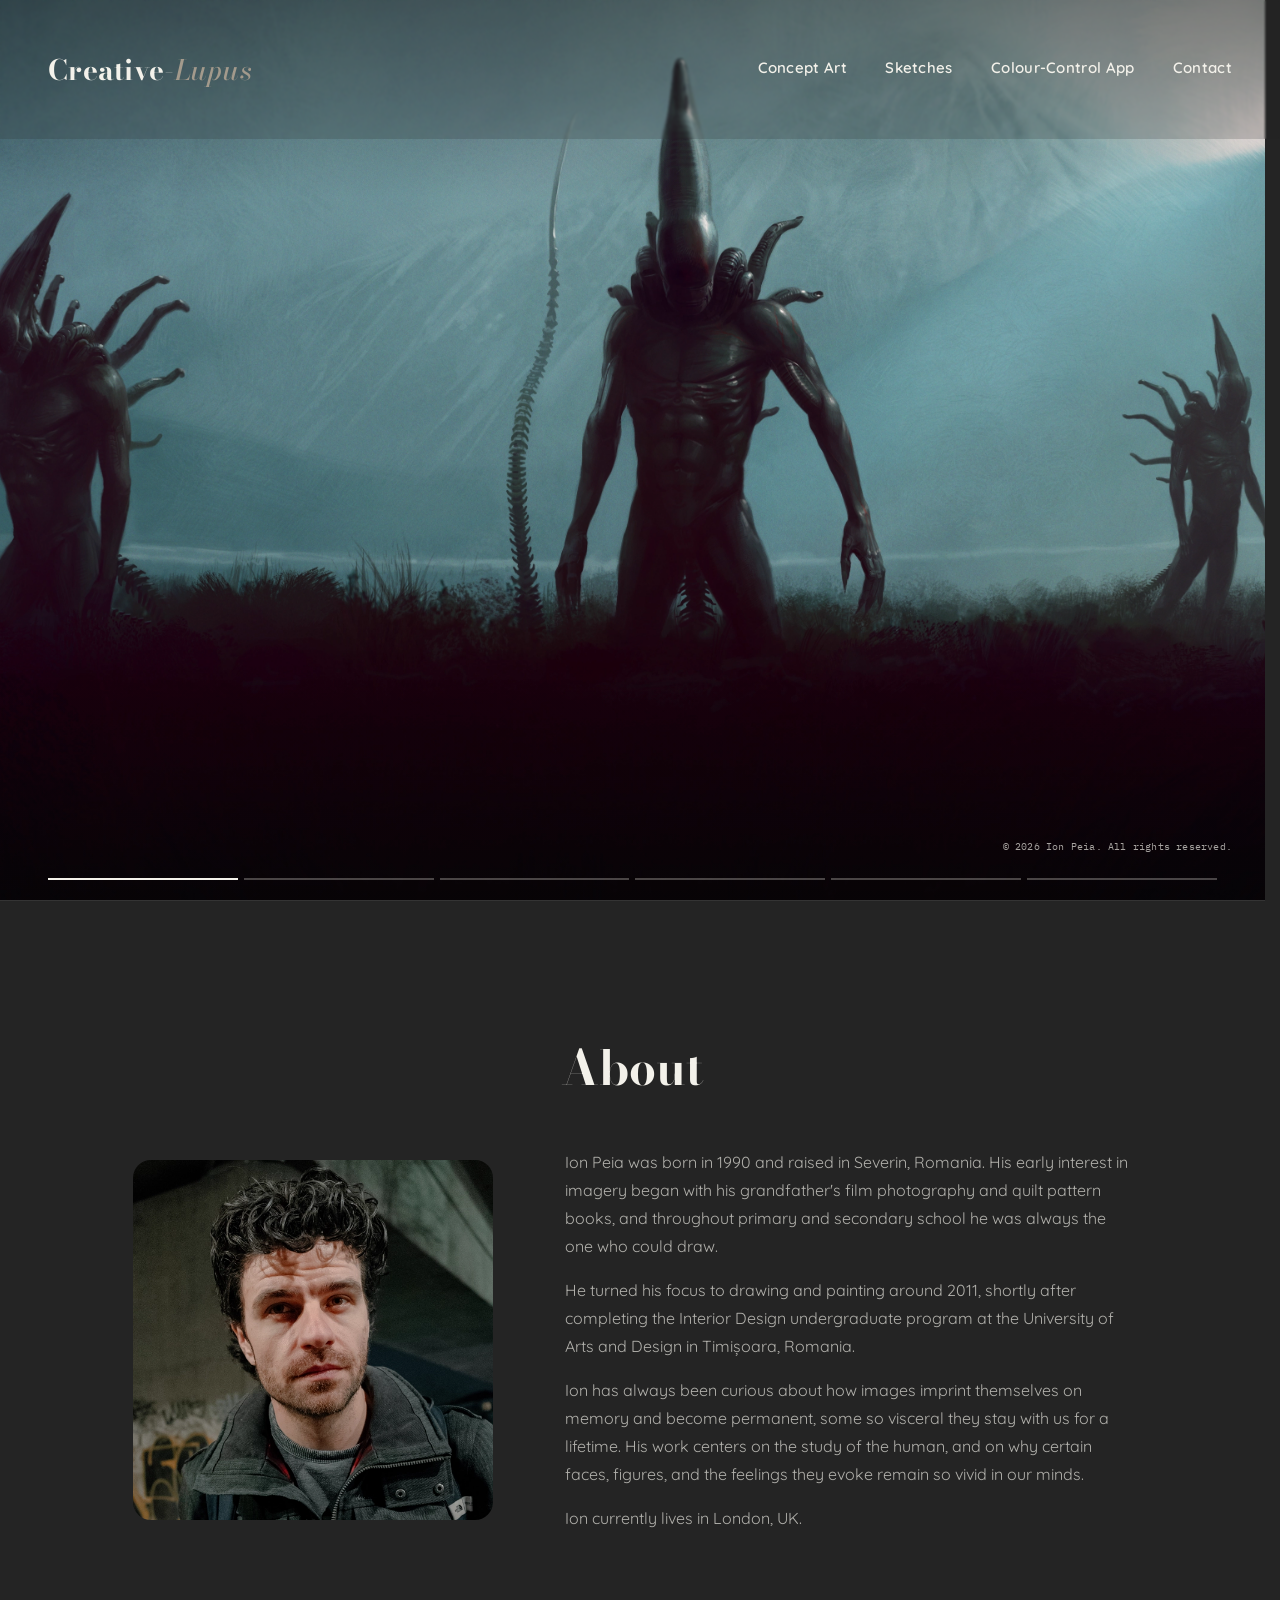
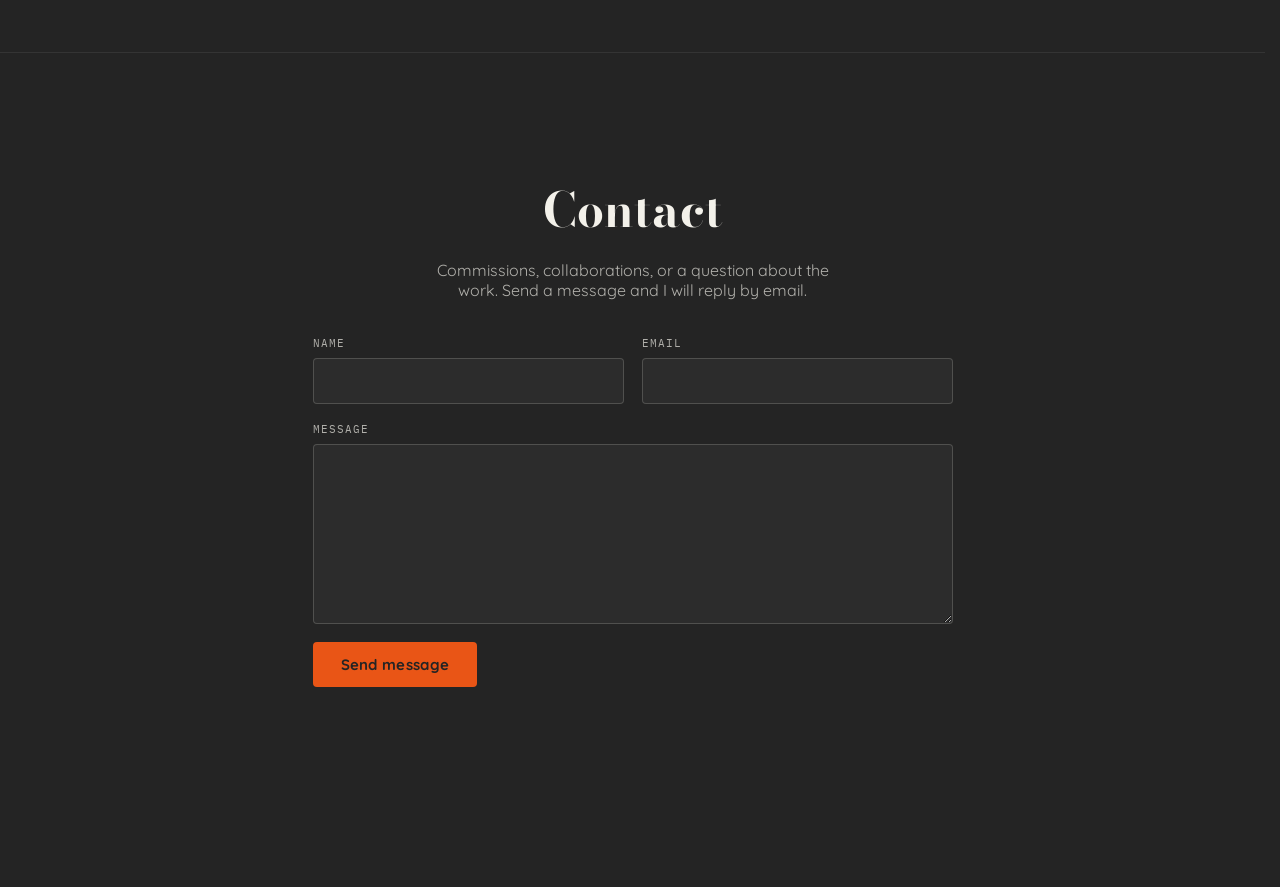
<file: index.html>
<!DOCTYPE html>
<html lang="en">
<head>
<meta charset="UTF-8">
<meta name="viewport" content="width=device-width, initial-scale=1.0">
<title>Ion Peia — Character Design / Motion Design / Art Direction</title>
<link rel="preconnect" href="https://fonts.googleapis.com">
<link rel="preconnect" href="https://fonts.gstatic.com" crossorigin>
<link href="https://fonts.googleapis.com/css2?family=Bodoni+Moda:ital,wght@0,600..800;1,600..800&family=Quicksand:wght@400;500;600;700&family=IBM+Plex+Mono:wght@400;500&display=swap" rel="stylesheet">
<link rel="stylesheet" href="style.css">
</head>
<body>

  <!-- ================= HEADER ================= -->
  <header class="site-header">
    <a href="index.html" class="logo">Creative-<span class="logo__accent">Lupus</span></a>

    <button class="nav-toggle" id="navToggle" aria-label="Toggle navigation" aria-expanded="false">
      <span></span><span></span><span></span>
    </button>

    <nav class="site-nav" id="siteNav">
      <a href="concept-art.html">Concept Art</a>
      <a href="sketches.html">Sketches</a>
      <a href="colour-control.html">Colour-Control App</a>
      <a href="#about">Contact</a>
    </nav>
  </header>

  <!-- ================= SLIDESHOW ================= -->
  <section class="slideshow" id="slideshow" aria-label="Featured work slideshow">
    <!-- Slides are injected by script.js from the ASSET_LIST array.
         Drop any number of images into /assets and list their filenames
         in script.js — the loop is fully automatic. -->
    <div class="slideshow__progress" id="slideProgress" aria-hidden="true"></div>
  </section>

  <!-- ================= ABOUT ================= -->
  <section class="about-section" id="about">
    <h2>About</h2>
    <div class="about-layout">
      <img class="about-photo" src="assets/about.webp" width="1200" height="1200" alt="Portrait of the artist">
      <div class="about-bio">
        <p>Ion Peia was born in 1990 and raised in Severin, Romania. His early interest in imagery began with his grandfather's film photography and quilt pattern books, and throughout primary and secondary school he was always the one who could draw.</p>
        <p>He turned his focus to drawing and painting around 2011, shortly after completing the Interior Design undergraduate program at the University of Arts and Design in Timișoara, Romania.</p>
        <p>Ion has always been curious about how images imprint themselves on memory and become permanent, some so visceral they stay with us for a lifetime. His work centers on the study of the human, and on why certain faces, figures, and the feelings they evoke remain so vivid in our minds.</p>
        <p>Ion currently lives in London, UK.</p>
      </div>
    </div>
  </section>

  <!-- ================= CONTACT ================= -->
  <section class="contact-section" id="contact">
    <h2>Contact</h2>
    <p>Commissions, collaborations, or a question about the work. Send a message and I will reply by email.</p>

    <form class="contact-form" id="contactForm">
      <div class="contact-form__row">
        <div class="contact-field">
          <label for="contactName">Name</label>
          <input id="contactName" name="name" type="text" autocomplete="name" required>
        </div>
        <div class="contact-field">
          <label for="contactEmail">Email</label>
          <input id="contactEmail" name="email" type="email" autocomplete="email" required>
        </div>
      </div>

      <div class="contact-field">
        <label for="contactMessage">Message</label>
        <textarea id="contactMessage" name="message" rows="6" required></textarea>
      </div>

      <!-- Spam trap: hidden from people, bots tend to fill it in -->
      <input class="contact-form__honey" type="text" name="_honey" tabindex="-1" autocomplete="off" aria-hidden="true">

      <div class="contact-form__actions">
        <button type="submit" class="contact-form__submit">Send message</button>
        <div class="contact-form__status" id="contactStatus" role="status" aria-live="polite"></div>
      </div>
    </form>
  </section>

  <!-- ================= FOOTER ================= -->
  <footer class="site-footer">
    <ul class="social-links">
      <!-- Edit these href values to point to your accounts -->
      <li>
        <a href="https://www.instagram.com/yourhandle" target="_blank" rel="noopener noreferrer" aria-label="Instagram">
          <svg viewBox="0 0 24 24" fill="none" stroke="currentColor" stroke-width="1.4"><rect x="2.5" y="2.5" width="19" height="19" rx="5"/><circle cx="12" cy="12" r="4.6"/><circle cx="17.2" cy="6.8" r="1.1" fill="currentColor" stroke="none"/></svg>
        </a>
      </li>
      <li>
        <a href="https://twitter.com/yourhandle" target="_blank" rel="noopener noreferrer" aria-label="X / Twitter">
          <svg viewBox="0 0 24 24" fill="currentColor"><path d="M18.9 2H22l-7.6 8.7L23.3 22h-7.1l-5.6-7.3L4.2 22H1l8.1-9.3L.9 2H8.2l5.1 6.7L18.9 2Zm-1.2 18h1.7L6.4 4h-1.8l13.1 16Z"/></svg>
        </a>
      </li>
      <li>
        <a href="https://www.behance.net/yourhandle" target="_blank" rel="noopener noreferrer" aria-label="Behance">
          <svg viewBox="0 0 24 24" fill="none" stroke="currentColor" stroke-width="1.4"><path d="M2 6.5h6.4a3 3 0 0 1 0 6H2z"/><path d="M2 12.5h7a3.2 3.2 0 0 1 0 6.5H2z"/><path d="M15 12.8c0-2.3 1.8-4 4-4s4 1.6 4.2 4.2H14.9c0 2.4 1.6 4 3.9 4 1.4 0 2.5-.6 3.2-1.6"/><path d="M16 6.2h5.4"/></svg>
        </a>
      </li>
      <li>
        <a href="https://www.linkedin.com/in/yourhandle" target="_blank" rel="noopener noreferrer" aria-label="LinkedIn">
          <svg viewBox="0 0 24 24" fill="none" stroke="currentColor" stroke-width="1.4"><rect x="2.5" y="2.5" width="19" height="19" rx="3"/><line x1="7" y1="10" x2="7" y2="17"/><circle cx="7" cy="6.8" r="0.9" fill="currentColor" stroke="none"/><path d="M11.5 17v-4.2c0-1.6 1-2.6 2.4-2.6 1.3 0 2.1 1 2.1 2.6V17"/></svg>
        </a>
      </li>
      <li>
        <a href="mailto:hello@ionpeia.com" aria-label="Email">
          <svg viewBox="0 0 24 24" fill="none" stroke="currentColor" stroke-width="1.4"><rect x="2.5" y="4.5" width="19" height="15" rx="2.5"/><path d="M3.5 6 12 13l8.5-7"/></svg>
        </a>
      </li>
    </ul>

    <p class="copyright">&copy; <span id="year"></span> Ion Peia. All rights reserved.</p>
  </footer>

<script src="script.js"></script>
</body>
</html>
</file>
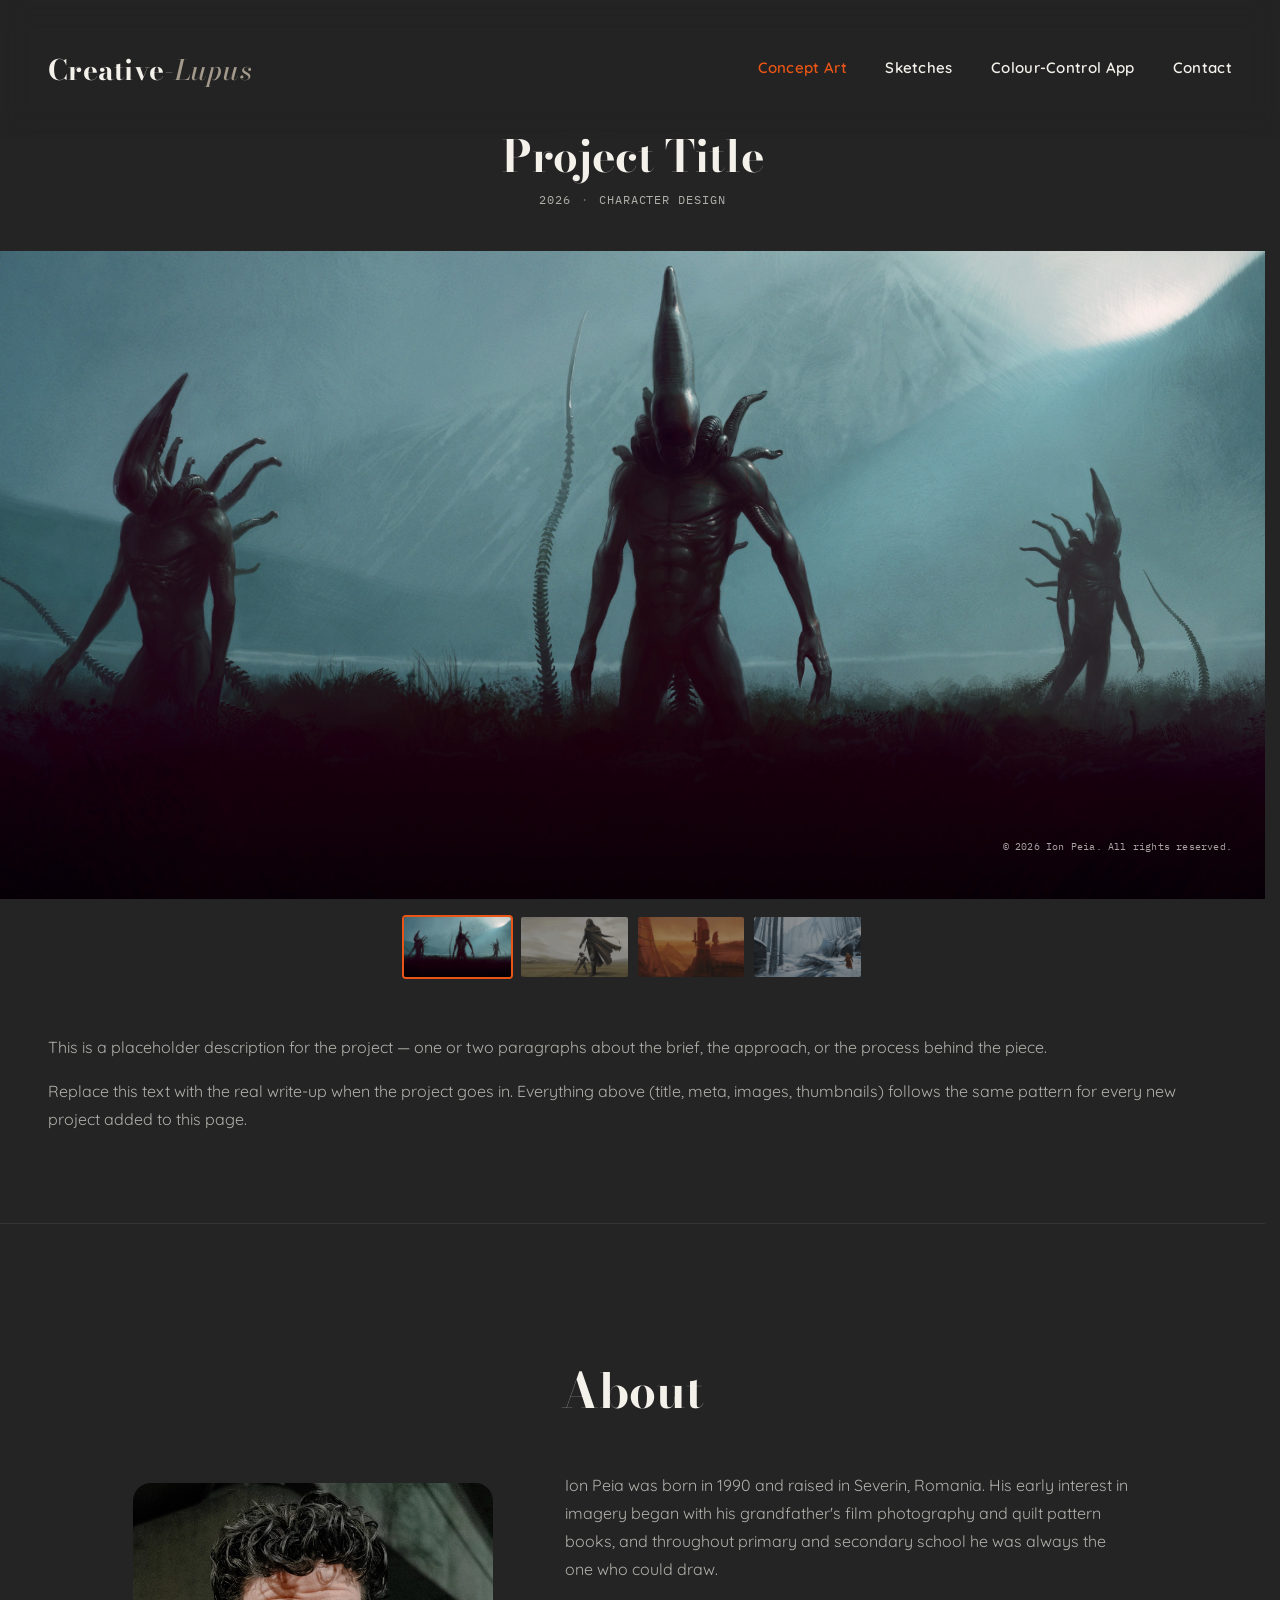
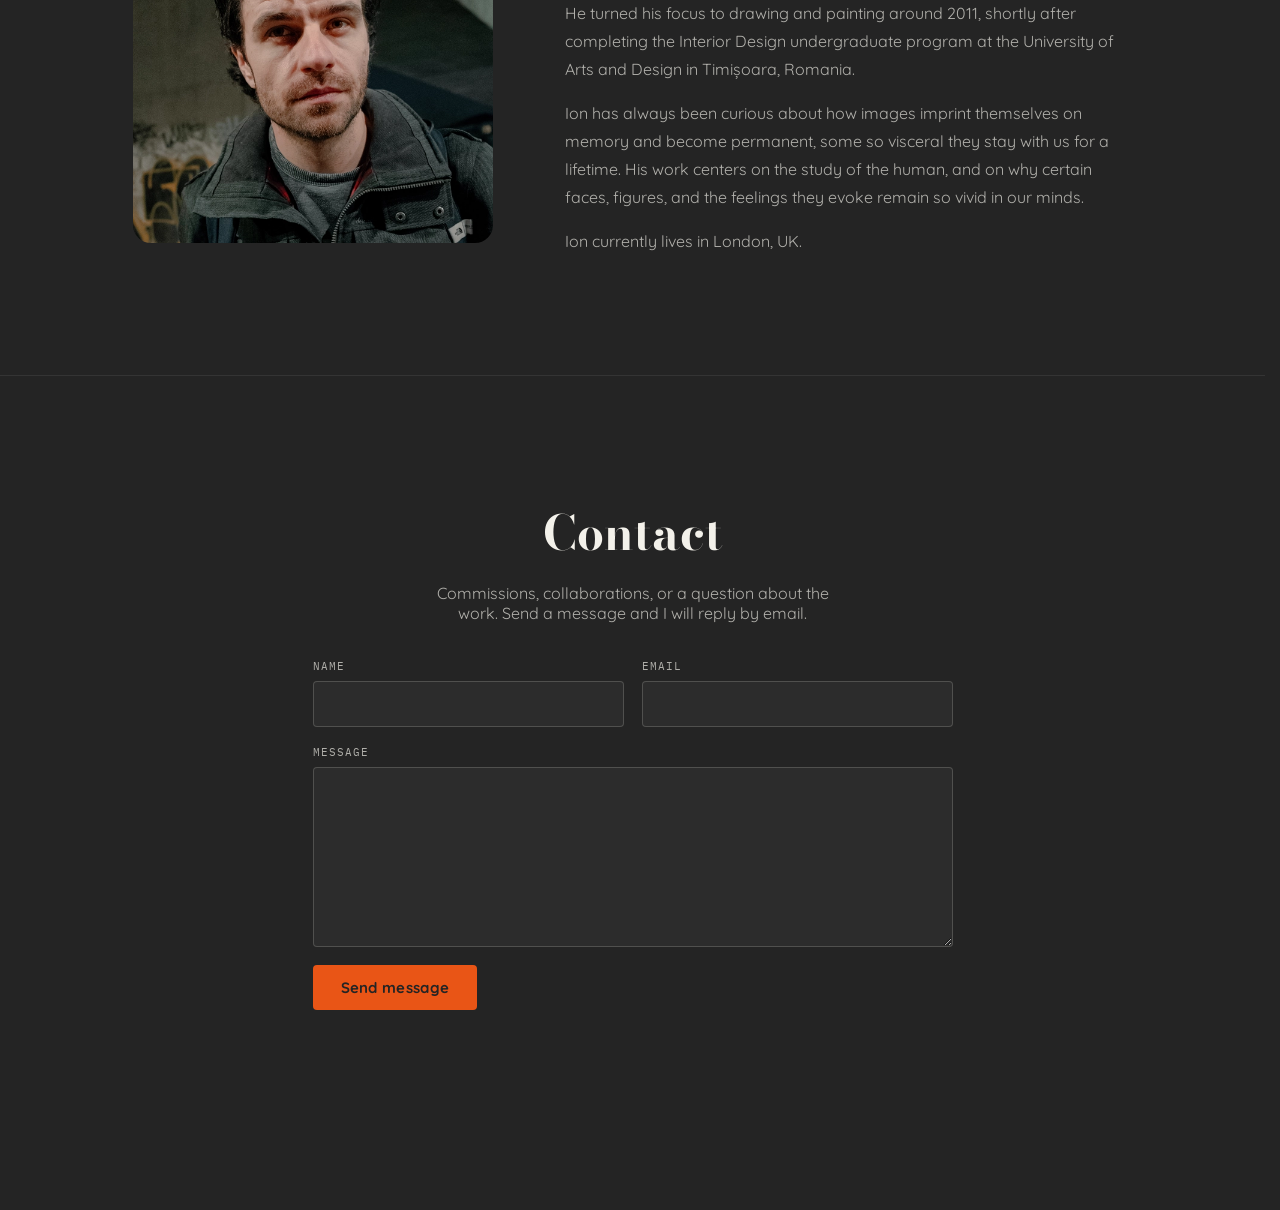
<file: concept-art.html>
<!DOCTYPE html>
<html lang="en">
<head>
<meta charset="UTF-8">
<meta name="viewport" content="width=device-width, initial-scale=1.0">
<title>Concept Art — Ion Peia</title>
<link rel="preconnect" href="https://fonts.googleapis.com">
<link rel="preconnect" href="https://fonts.gstatic.com" crossorigin>
<link href="https://fonts.googleapis.com/css2?family=Bodoni+Moda:ital,wght@0,600..800;1,600..800&family=Quicksand:wght@400;500;600;700&family=IBM+Plex+Mono:wght@400;500&display=swap" rel="stylesheet">
<link rel="stylesheet" href="style.css">
</head>
<body>

  <!-- ================= HEADER ================= -->
  <header class="site-header">
    <a href="index.html" class="logo">Creative-<span class="logo__accent">Lupus</span></a>

    <button class="nav-toggle" id="navToggle" aria-label="Toggle navigation" aria-expanded="false">
      <span></span><span></span><span></span>
    </button>

    <nav class="site-nav" id="siteNav">
      <a href="concept-art.html" aria-current="page">Concept Art</a>
      <a href="sketches.html">Sketches</a>
      <a href="colour-control.html">Colour-Control App</a>
      <a href="#about">Contact</a>
    </nav>
  </header>

  <!-- =================================================================
       PROJECT SECTION — reusable template
       Duplicate this entire <section class="project">...</section>
       block for each new project, then swap in:
         - project__title text
         - the two project__meta spans (Year / Type)
         - the .project-slide images (main slideshow)
         - the matching .project-thumb images (must be in the same
           order, one thumb per slide — index 0 pairs with slide 0, etc.)
         - the project__description paragraph(s)
       Give the wrapping <section> and its data-project-slideshow a
       unique id/value per project if you want to deep-link to one.
       ================================================================= -->
  <section class="project" id="project-example">

    <div class="project__intro">
      <h2 class="project__title">Project Title</h2>
      <div class="project__meta">
        <span>2026</span>
        <span class="project__meta-divider">&middot;</span>
        <span>Character Design</span>
      </div>
    </div>

    <div class="project-slideshow" data-project-slideshow>
      <div class="project-slideshow__stage">
        <div class="project-slide is-active">
          <img src="assets/slide-1.webp" alt="Project artwork, image 1">
        </div>
        <div class="project-slide">
          <img src="assets/slide-2.webp" alt="Project artwork, image 2">
        </div>
        <div class="project-slide">
          <img src="assets/slide-3.webp" alt="Project artwork, image 3">
        </div>
        <div class="project-slide">
          <img src="assets/slide-4.webp" alt="Project artwork, image 4">
        </div>
      </div>

      <div class="project-slideshow__thumbs" role="tablist" aria-label="Project images">
        <button class="project-thumb is-active" aria-current="true" aria-label="View image 1">
          <img src="assets/slide-1.webp" alt="">
        </button>
        <button class="project-thumb" aria-current="false" aria-label="View image 2">
          <img src="assets/slide-2.webp" alt="">
        </button>
        <button class="project-thumb" aria-current="false" aria-label="View image 3">
          <img src="assets/slide-3.webp" alt="">
        </button>
        <button class="project-thumb" aria-current="false" aria-label="View image 4">
          <img src="assets/slide-4.webp" alt="">
        </button>
      </div>
    </div>

    <div class="project__description">
      <p>This is a placeholder description for the project — one or two paragraphs about the brief, the approach, or the process behind the piece.</p>
      <p>Replace this text with the real write-up when the project goes in. Everything above (title, meta, images, thumbnails) follows the same pattern for every new project added to this page.</p>
    </div>

  </section>

  <!-- ================= ABOUT ================= -->
  <section class="about-section" id="about">
    <h2>About</h2>
    <div class="about-layout">
      <img class="about-photo" src="assets/about.webp" width="1200" height="1200" alt="Portrait of the artist">
      <div class="about-bio">
        <p>Ion Peia was born in 1990 and raised in Severin, Romania. His early interest in imagery began with his grandfather's film photography and quilt pattern books, and throughout primary and secondary school he was always the one who could draw.</p>
        <p>He turned his focus to drawing and painting around 2011, shortly after completing the Interior Design undergraduate program at the University of Arts and Design in Timișoara, Romania.</p>
        <p>Ion has always been curious about how images imprint themselves on memory and become permanent, some so visceral they stay with us for a lifetime. His work centers on the study of the human, and on why certain faces, figures, and the feelings they evoke remain so vivid in our minds.</p>
        <p>Ion currently lives in London, UK.</p>
      </div>
    </div>
  </section>

  <!-- ================= CONTACT ================= -->
  <section class="contact-section" id="contact">
    <h2>Contact</h2>
    <p>Commissions, collaborations, or a question about the work. Send a message and I will reply by email.</p>

    <form class="contact-form" id="contactForm">
      <div class="contact-form__row">
        <div class="contact-field">
          <label for="contactName">Name</label>
          <input id="contactName" name="name" type="text" autocomplete="name" required>
        </div>
        <div class="contact-field">
          <label for="contactEmail">Email</label>
          <input id="contactEmail" name="email" type="email" autocomplete="email" required>
        </div>
      </div>

      <div class="contact-field">
        <label for="contactMessage">Message</label>
        <textarea id="contactMessage" name="message" rows="6" required></textarea>
      </div>

      <!-- Spam trap: hidden from people, bots tend to fill it in -->
      <input class="contact-form__honey" type="text" name="_honey" tabindex="-1" autocomplete="off" aria-hidden="true">

      <div class="contact-form__actions">
        <button type="submit" class="contact-form__submit">Send message</button>
        <div class="contact-form__status" id="contactStatus" role="status" aria-live="polite"></div>
      </div>
    </form>
  </section>

  <!-- ================= FOOTER ================= -->
  <footer class="site-footer">
    <ul class="social-links">
      <!-- Edit these href values to point to your accounts -->
      <li>
        <a href="https://www.instagram.com/yourhandle" target="_blank" rel="noopener noreferrer" aria-label="Instagram">
          <svg viewBox="0 0 24 24" fill="none" stroke="currentColor" stroke-width="1.4"><rect x="2.5" y="2.5" width="19" height="19" rx="5"/><circle cx="12" cy="12" r="4.6"/><circle cx="17.2" cy="6.8" r="1.1" fill="currentColor" stroke="none"/></svg>
        </a>
      </li>
      <li>
        <a href="https://twitter.com/yourhandle" target="_blank" rel="noopener noreferrer" aria-label="X / Twitter">
          <svg viewBox="0 0 24 24" fill="currentColor"><path d="M18.9 2H22l-7.6 8.7L23.3 22h-7.1l-5.6-7.3L4.2 22H1l8.1-9.3L.9 2H8.2l5.1 6.7L18.9 2Zm-1.2 18h1.7L6.4 4h-1.8l13.1 16Z"/></svg>
        </a>
      </li>
      <li>
        <a href="https://www.behance.net/yourhandle" target="_blank" rel="noopener noreferrer" aria-label="Behance">
          <svg viewBox="0 0 24 24" fill="none" stroke="currentColor" stroke-width="1.4"><path d="M2 6.5h6.4a3 3 0 0 1 0 6H2z"/><path d="M2 12.5h7a3.2 3.2 0 0 1 0 6.5H2z"/><path d="M15 12.8c0-2.3 1.8-4 4-4s4 1.6 4.2 4.2H14.9c0 2.4 1.6 4 3.9 4 1.4 0 2.5-.6 3.2-1.6"/><path d="M16 6.2h5.4"/></svg>
        </a>
      </li>
      <li>
        <a href="https://www.linkedin.com/in/yourhandle" target="_blank" rel="noopener noreferrer" aria-label="LinkedIn">
          <svg viewBox="0 0 24 24" fill="none" stroke="currentColor" stroke-width="1.4"><rect x="2.5" y="2.5" width="19" height="19" rx="3"/><line x1="7" y1="10" x2="7" y2="17"/><circle cx="7" cy="6.8" r="0.9" fill="currentColor" stroke="none"/><path d="M11.5 17v-4.2c0-1.6 1-2.6 2.4-2.6 1.3 0 2.1 1 2.1 2.6V17"/></svg>
        </a>
      </li>
      <li>
        <a href="mailto:hello@ionpeia.com" aria-label="Email">
          <svg viewBox="0 0 24 24" fill="none" stroke="currentColor" stroke-width="1.4"><rect x="2.5" y="4.5" width="19" height="15" rx="2.5"/><path d="M3.5 6 12 13l8.5-7"/></svg>
        </a>
      </li>
    </ul>

    <p class="copyright">&copy; <span id="year"></span> Ion Peia. All rights reserved.</p>
  </footer>

<script src="script.js"></script>
</body>
</html>
</file>
<file: style.css>
/* ============================================================
   Michael Kutsche — portfolio homepage
   Tokens
   ============================================================ */
:root {
  --off-white: #f3f1ea;
  --off-white-dim: rgba(243, 241, 234, 0.68);
  --accent: #e95516;
  --logo-accent: #a39a8c;
  --ink: #242424;
  --overlay-scrim: rgba(10, 10, 10, 0.35);

  --font-display: "Bodoni Moda", "Times New Roman", serif;
  --font-body: "Quicksand", "Helvetica Neue", Arial, sans-serif;
  --font-mono: "IBM Plex Mono", "Courier New", monospace;

  --header-pad: clamp(20px, 4vw, 48px);
  --slide-duration: 3.5s;
}

* { box-sizing: border-box; }

html, body {
  height: 100%;
  margin: 0;
  scroll-behavior: smooth;
}

html {
  scrollbar-gutter: stable;
}

body {
  background: var(--ink);
  color: var(--off-white);
  font-family: var(--font-body);
  overflow-x: hidden;
}

a { color: inherit; text-decoration: none; }

img { display: block; max-width: 100%; }

/* ============================================================
   Header
   ============================================================ */
.site-header {
  position: fixed;
  top: 0;
  left: 0;
  right: 0;
  z-index: 500;
  display: flex;
  align-items: center;
  justify-content: space-between;
  padding: var(--header-pad);
  background: rgba(36, 36, 36, 0.55);
  backdrop-filter: blur(14px);
  -webkit-backdrop-filter: blur(14px);
  pointer-events: none; /* let clicks pass through the empty space between logo/nav */
}

.site-header > * { pointer-events: auto; }

/* Home page only (the page that contains #slideshow): a lighter, clearer
   header so the slideshow shows through. Other pages keep the stronger blur. */
body:has(#slideshow) .site-header {
  background: rgba(36, 36, 36, 0.18);
  backdrop-filter: blur(1px);
  -webkit-backdrop-filter: blur(1px);
}

.logo {
  font-family: var(--font-display);
  font-weight: 700;
  font-size: clamp(20px, 2.3vw, 28px);
  letter-spacing: 0.01em;
  white-space: nowrap;
  color: var(--off-white);
}

.logo__accent {
  font-style: italic;
  font-weight: 500;
  color: var(--logo-accent);
}

.site-nav {
  display: flex;
  gap: clamp(20px, 3vw, 40px);
}

.site-nav a {
  font-family: var(--font-body);
  font-weight: 600;
  font-size: 15px;
  letter-spacing: 0.02em;
  color: var(--off-white);
  position: relative;
  padding-bottom: 4px;
}

.site-nav a[aria-current="page"] {
  color: var(--accent);
}

.site-nav a::after {
  content: "";
  position: absolute;
  left: 0;
  bottom: 0;
  width: 0;
  height: 1px;
  background: var(--accent);
  transition: width 0.25s ease;
}

.site-nav a:hover::after,
.site-nav a:focus-visible::after {
  width: 100%;
}

.site-nav a:focus-visible,
.logo:focus-visible {
  outline: 1px solid var(--accent);
  outline-offset: 4px;
}

/* Mobile nav toggle */
.nav-toggle {
  display: none;
  flex-direction: column;
  justify-content: center;
  gap: 5px;
  width: 34px;
  height: 34px;
  background: none;
  border: none;
  cursor: pointer;
  z-index: 520;
}

.nav-toggle span {
  display: block;
  height: 1.5px;
  width: 100%;
  background: var(--off-white);
  transition: transform 0.25s ease, opacity 0.25s ease;
}

/* ============================================================
   Slideshow
   ============================================================ */
.slideshow {
  position: relative;
  width: 100%;
  height: 100vh;
  height: 100svh;
  overflow: hidden;
  background: var(--ink);
}

.slide {
  position: absolute;
  inset: 0;
  opacity: 0;
  transition: opacity 1.4s ease;
}

.slide.is-active {
  opacity: 1;
  z-index: 2;
}

.slide__img {
  width: 100%;
  height: 100%;
  object-fit: cover;
  transform: scale(1.06);
  transition: transform calc(var(--slide-duration) + 1.4s) linear;
}

.slide.is-active .slide__img {
  transform: scale(1);
}

/* subtle scrim so header/footer text stays legible over any image */
.slideshow::before {
  content: "";
  position: absolute;
  inset: 0;
  z-index: 5;
  pointer-events: none;
  background:
    linear-gradient(to bottom, var(--overlay-scrim) 0%, rgba(0,0,0,0) 22%),
    linear-gradient(to top, var(--overlay-scrim) 0%, rgba(0,0,0,0) 26%);
}

.slideshow__progress {
  position: absolute;
  left: 0;
  right: 0;
  bottom: 0;
  z-index: 6;
  display: flex;
  gap: 6px;
  padding: 0 var(--header-pad) 20px;
}

.slideshow__progress .bar {
  flex: 1;
  height: 2px;
  background: rgba(243, 241, 234, 0.28);
  overflow: hidden;
}

.slideshow__progress .bar span {
  display: block;
  height: 100%;
  width: 0%;
  background: var(--off-white);
}

.slideshow__progress .bar.is-done span { width: 100%; transition: none; }
.slideshow__progress .bar.is-active span {
  width: 100%;
  transition: width var(--slide-duration) linear;
}

/* ============================================================
   Interior page hero (Concept Art / Sketches)
   ============================================================ */
.page-hero {
  min-height: 100vh;
  min-height: 100svh;
  display: flex;
  flex-direction: column;
  align-items: center;
  justify-content: center;
  text-align: center;
  padding: 140px var(--header-pad) 80px;
  background: var(--ink);
}

.page-hero__eyebrow {
  font-family: var(--font-mono);
  font-size: 12px;
  letter-spacing: 0.12em;
  text-transform: uppercase;
  color: var(--accent);
  margin: 0 0 18px;
}

.page-hero h1 {
  font-family: var(--font-display);
  font-weight: 700;
  font-size: clamp(34px, 6vw, 68px);
  line-height: 1.05;
  margin: 0 0 20px;
  color: var(--off-white);
}

.page-hero p {
  font-family: var(--font-body);
  font-size: 16px;
  color: var(--off-white-dim);
  max-width: 40ch;
  margin: 0;
}

/* ============================================================
   About section (anchor target on every page, sits above Contact)
   ============================================================ */
.about-section {
  --ab-text: var(--off-white);
  --ab-muted: var(--off-white-dim);
  --ab-bg: var(--ink);
  --ab-line: rgba(243, 241, 234, 0.08);
  --ab-fill: rgba(243, 241, 234, 0.04);
  --ab-display: var(--font-display);
  --ab-body: var(--font-body);
}
.about-section {
  scroll-margin-top: 110px;
  display: flex;
  flex-direction: column;
  align-items: center;
  gap: 44px;
  padding: 130px var(--header-pad) 120px;
  background: var(--ab-bg);
  border-top: 1px solid var(--ab-line);
}
.about-section h2 {
  font-family: var(--ab-display);
  font-weight: 700;
  font-size: clamp(30px, 4.5vw, 48px);
  margin: 0;
  color: var(--ab-text);
}
.about-layout {
  width: 100%;
  max-width: 1000px;
  display: grid;
  grid-template-columns: minmax(0, 360px) minmax(0, 1fr);
  gap: clamp(32px, 6vw, 72px);
  align-items: center;
}
.about-photo {
  display: block;
  width: 100%;
  height: auto;          /* the height="" attribute would otherwise force 1200px */
  aspect-ratio: 1 / 1;
  object-fit: cover;
  border-radius: 18px;
  background: var(--ab-fill);
}
.about-bio {
  display: flex;
  flex-direction: column;
  gap: 16px;
  min-width: 0;
  text-align: left;
}
.about-bio p {
  font-family: var(--ab-body);
  font-size: 16px;
  line-height: 1.75;
  color: var(--ab-muted);
  margin: 0;
}
@media (max-width: 780px) {
  .about-layout {
    grid-template-columns: minmax(0, 1fr);
    justify-items: center;
  }
  .about-photo { max-width: 320px; }
  .about-bio { align-self: stretch; }
}

/* ============================================================
   Contact section (anchor target on every page)
   ============================================================ */
.contact-section {
  scroll-margin-top: 110px;
  min-height: 60vh;
  display: flex;
  flex-direction: column;
  align-items: center;
  justify-content: center;
  text-align: center;
  gap: 14px;
  padding: 120px var(--header-pad) 200px;
  background: var(--ink);
  border-top: 1px solid rgba(243, 241, 234, 0.08);
}

.contact-section h2 {
  font-family: var(--font-display);
  font-weight: 700;
  font-size: clamp(30px, 4.5vw, 48px);
  margin: 0;
  color: var(--off-white);
}

.contact-section p {
  font-family: var(--font-body);
  color: var(--off-white-dim);
  max-width: 42ch;
  margin: 0;
}

.contact-form {
  --cf-text: var(--off-white);
  --cf-muted: var(--off-white-dim);
  --cf-bg: var(--ink);
  --cf-accent: var(--accent);
  --cf-line: rgba(243, 241, 234, 0.18);
  --cf-fill: rgba(243, 241, 234, 0.04);
  --cf-body: var(--font-body);
  --cf-mono: var(--font-mono);
}

.contact-form {
  position: relative;
  width: 100%;
  max-width: 640px;
  margin-top: 22px;
  display: flex;
  flex-direction: column;
  gap: 18px;
  text-align: left;
}
.contact-form__row {
  display: grid;
  grid-template-columns: 1fr 1fr;
  gap: 18px;
}
.contact-field {
  display: flex;
  flex-direction: column;
  gap: 8px;
  min-width: 0;
}
.contact-field label {
  font-family: var(--cf-mono);
  font-size: 11px;
  letter-spacing: 0.1em;
  text-transform: uppercase;
  color: var(--cf-muted);
}
.contact-field input,
.contact-field textarea {
  width: 100%;
  font-family: var(--cf-body);
  font-size: 16px;
  color: var(--cf-text);
  background: var(--cf-fill);
  border: 1px solid var(--cf-line);
  border-radius: 4px;
  padding: 12px 14px;
  transition: border-color 0.2s ease, box-shadow 0.2s ease;
}
.contact-field textarea {
  resize: vertical;
  min-height: 150px;
  line-height: 1.6;
}
.contact-field input:focus,
.contact-field textarea:focus {
  outline: none;
  border-color: var(--cf-accent);
  box-shadow: 0 0 0 1px var(--cf-accent);
}
.contact-form__honey {
  position: absolute;
  left: -9999px;
  width: 1px;
  height: 1px;
  opacity: 0;
}
.contact-form__actions {
  display: flex;
  align-items: center;
  gap: 18px;
  flex-wrap: wrap;
}
.contact-form__submit {
  font-family: var(--cf-body);
  font-weight: 700;
  font-size: 15px;
  letter-spacing: 0.02em;
  color: var(--cf-bg);
  background: var(--cf-accent);
  border: none;
  border-radius: 4px;
  padding: 13px 28px;
  cursor: pointer;
  transition: filter 0.2s ease, opacity 0.2s ease;
}
.contact-form__submit:hover { filter: brightness(1.1); }
.contact-form__submit:focus-visible {
  outline: 2px solid var(--cf-accent);
  outline-offset: 3px;
}
.contact-form__submit:disabled {
  opacity: 0.6;
  cursor: progress;
  filter: none;
}
.contact-form__status {
  font-family: var(--cf-body);
  font-size: 14px;
  line-height: 1.5;
  color: var(--cf-muted);
  flex: 1 1 220px;
  min-width: 0;
}
.contact-form__status.is-success { color: var(--cf-text); }
.contact-form__status.is-error { color: var(--cf-accent); }
@media (max-width: 560px) {
  .contact-form__row { grid-template-columns: 1fr; }
}

/* ============================================================
   Project section
   Reusable block — duplicate the whole <section class="project">
   in the HTML for each new project. Everything here scopes to
   .project so instances never interfere with each other.
   ============================================================ */
.project {
  padding: 132px 0 90px;
}

.project + .project {
  padding-top: 90px;
  border-top: 1px solid rgba(243, 241, 234, 0.08);
}

.project__intro {
  max-width: 760px;
  margin: 0 auto;
  padding: 0 var(--header-pad);
  text-align: center;
}

.project__title {
  font-family: var(--font-display);
  font-weight: 700;
  font-size: clamp(28px, 4.2vw, 44px);
  line-height: 1.1;
  color: var(--off-white);
  margin: 0 0 12px;
}

.project__meta {
  display: flex;
  align-items: center;
  justify-content: center;
  gap: 10px;
  font-family: var(--font-mono);
  font-size: 12px;
  letter-spacing: 0.08em;
  text-transform: uppercase;
  color: var(--off-white-dim);
}

.project__meta-divider {
  opacity: 0.5;
}

/* ---- full-width slideshow ---- */
.project-slideshow {
  margin-top: 44px;
}

.project-slideshow__stage {
  position: relative;
  width: 100%;
  height: 72vh;
  height: 72svh;
  min-height: 320px;
  overflow: hidden;
  background: #1a1a1a;
  cursor: pointer;
}

.project-slide {
  position: absolute;
  inset: 0;
  opacity: 0;
  transition: opacity 0.5s ease;
}

.project-slide.is-active {
  opacity: 1;
  z-index: 2;
}

.project-slide img {
  width: 100%;
  height: 100%;
  object-fit: cover;
  display: block;
}

.project-slideshow__thumbs {
  display: flex;
  justify-content: center;
  gap: 6px;
  padding: 16px var(--header-pad) 10px;
  overflow-x: auto;
  scroll-behavior: smooth;
  scroll-snap-type: x proximity;
  scroll-padding-inline: var(--header-pad);
  scrollbar-width: thin;
  scrollbar-color: rgba(243, 241, 234, 0.3) transparent;
  -webkit-mask-image: linear-gradient(
    to right,
    transparent 0,
    black var(--header-pad),
    black calc(100% - var(--header-pad)),
    transparent 100%
  );
  mask-image: linear-gradient(
    to right,
    transparent 0,
    black var(--header-pad),
    black calc(100% - var(--header-pad)),
    transparent 100%
  );
}

.project-slideshow__thumbs::-webkit-scrollbar {
  height: 4px;
}

.project-slideshow__thumbs::-webkit-scrollbar-track {
  background: transparent;
}

.project-slideshow__thumbs::-webkit-scrollbar-thumb {
  background: rgba(243, 241, 234, 0.3);
  border-radius: 2px;
}

.project-slideshow__thumbs::-webkit-scrollbar-thumb:hover {
  background: rgba(243, 241, 234, 0.5);
}

.project-thumb {
  flex: 0 0 auto;
  height: 64px;
  padding: 0;
  border: 2px solid transparent;
  border-radius: 4px;
  overflow: hidden;
  background: none;
  cursor: pointer;
  opacity: 0.55;
  scroll-snap-align: center;
  transition: opacity 0.2s ease, border-color 0.2s ease;
}

.project-thumb img {
  display: block;
  height: 100%;
  width: auto;
  object-fit: cover;
}

.project-thumb:hover {
  opacity: 0.85;
}

.project-thumb.is-active {
  opacity: 1;
  border-color: var(--accent);
}

.project-thumb:focus-visible {
  outline: 1px solid var(--accent);
  outline-offset: 2px;
}

/* ---- description ---- */
.project__description {
  max-width: 1520px;
  margin: 44px auto 0;
  padding: 0 var(--header-pad);
  text-align: left;
  font-family: var(--font-body);
  color: var(--off-white-dim);
  font-size: 16px;
  line-height: 1.75;
}

.project__description p {
  margin: 0 0 16px;
}

.project__description p:last-child {
  margin-bottom: 0;
}

@media (max-width: 600px) {
  .project-thumb {
    height: 52px;
  }
  .project-slideshow__thumbs {
    justify-content: flex-start;
    gap: 5px;
  }
}

/* ============================================================
   Justified gallery
   Row heights are computed in JS (each row's height comes from
   its first image, at 1/3 of that image's native size); this CSS
   just styles whatever row/item elements the JS builds.
   ============================================================ */
.gallery {
  padding: 132px var(--header-pad) 90px;
}

.gallery-inner {
  width: 100%;
}

.gallery-row {
  display: flex;
  gap: 4px;
  margin-bottom: 4px;
}

.gallery-row:last-child {
  margin-bottom: 0;
}

.gallery-item {
  position: relative;
  flex-shrink: 0;
  overflow: hidden;
  padding: 0;
  border: none;
  background: #1a1a1a;
  cursor: pointer;
  display: block;
}

.gallery-item img {
  width: 100%;
  height: 100%;
  object-fit: cover;
  display: block;
  transition: transform 0.5s ease;
}

.gallery-item:hover img,
.gallery-item:focus-visible img {
  transform: scale(1.035);
}

.gallery-item__overlay {
  position: absolute;
  inset: 0;
  display: flex;
  flex-direction: column;
  align-items: center;
  justify-content: center;
  text-align: center;
  gap: 4px;
  padding: 16px;
  background: rgba(10, 10, 10, 0.4);
  opacity: 0;
  transition: opacity 0.25s ease;
  pointer-events: none;
}

.gallery-item:hover .gallery-item__overlay,
.gallery-item:focus-visible .gallery-item__overlay {
  opacity: 1;
}

.gallery-item__title {
  font-family: var(--font-display);
  font-weight: 700;
  font-size: clamp(14px, 1.7vw, 21px);
  color: var(--off-white);
  margin: 0;
}

.gallery-item__subtitle {
  font-family: var(--font-mono);
  font-size: 11px;
  letter-spacing: 0.05em;
  text-transform: uppercase;
  color: var(--off-white-dim);
  margin: 0;
}

.gallery-item:focus-visible {
  outline: 2px solid var(--accent);
  outline-offset: -2px;
}

/* ============================================================
   Lightbox
   ============================================================ */
.lightbox {
  position: fixed;
  inset: 0;
  z-index: 600;
  display: flex;
  align-items: center;
  justify-content: center;
  background: rgba(8, 8, 8, 0.94);
  opacity: 0;
  pointer-events: none;
  transition: opacity 0.25s ease;
}

.lightbox.is-open {
  opacity: 1;
  pointer-events: auto;
}

.lightbox__figure {
  display: flex;
  flex-direction: column;
  align-items: center;
  gap: 16px;
  max-width: 90vw;
  max-height: 86vh;
  margin: 0;
}

.lightbox__img {
  max-width: 90vw;
  max-height: 76vh;
  width: auto;
  height: auto;
  display: block;
  box-shadow: 0 24px 70px rgba(0, 0, 0, 0.55);
}

.lightbox__caption {
  text-align: center;
}

.lightbox__title {
  font-family: var(--font-display);
  font-weight: 700;
  font-size: clamp(16px, 2vw, 22px);
  color: var(--off-white);
  margin: 0 0 4px;
}

.lightbox__subtitle {
  font-family: var(--font-mono);
  font-size: 11px;
  letter-spacing: 0.05em;
  text-transform: uppercase;
  color: var(--off-white-dim);
  margin: 0;
}

.lightbox__close,
.lightbox__nav {
  position: absolute;
  border: none;
  background: rgba(255, 255, 255, 0.08);
  color: var(--off-white);
  cursor: pointer;
  display: flex;
  align-items: center;
  justify-content: center;
  transition: background 0.2s ease;
}

.lightbox__close:hover,
.lightbox__nav:hover {
  background: rgba(255, 255, 255, 0.18);
}

.lightbox__close {
  top: 24px;
  right: 24px;
  width: 42px;
  height: 42px;
  border-radius: 50%;
  font-size: 20px;
}

.lightbox__nav {
  top: 50%;
  transform: translateY(-50%);
  width: 52px;
  height: 52px;
  border-radius: 50%;
  font-size: 22px;
}

.lightbox__nav--prev { left: 20px; }
.lightbox__nav--next { right: 20px; }

@media (max-width: 640px) {
  .lightbox__nav {
    width: 42px;
    height: 42px;
    font-size: 18px;
  }
  .lightbox__nav--prev { left: 10px; }
  .lightbox__nav--next { right: 10px; }
  .lightbox__close {
    top: 14px;
    right: 14px;
  }
}

/* ============================================================
   Footer
   ============================================================ */
.site-footer {
  position: fixed;
  bottom: 0;
  left: 0;
  right: 0;
  z-index: 40;
  display: flex;
  align-items: center;
  justify-content: space-between;
  padding: var(--header-pad);
  pointer-events: none;
}

.site-footer > * { pointer-events: auto; }

.social-links {
  display: flex;
  align-items: center;
  gap: 18px;
  margin: 0;
  padding: 0;
  list-style: none;
}

.social-links a {
  display: flex;
  align-items: center;
  justify-content: center;
  width: 30px;
  height: 30px;
  color: var(--off-white);
  opacity: 0.85;
  transition: opacity 0.2s ease, transform 0.2s ease;
}

.social-links svg {
  width: 18px;
  height: 18px;
}

.social-links a:hover,
.social-links a:focus-visible {
  opacity: 1;
  transform: translateY(-2px);
  outline: none;
}

/* SOCIAL ICONS — TEMPORARILY HIDDEN
   The markup stays in every page's footer; only this rule hides it.
   To switch the icons back on, delete this block (or the two rules in it). */
.social-links { display: none; }
.site-footer { justify-content: flex-end; } /* keep the copyright on the right */

.copyright {
  margin: 0;
  font-size: 10px;
  line-height: 1;
  letter-spacing: 0.02em;
  color: var(--off-white-dim);
  font-family: var(--font-mono);
}

/* ============================================================
   Responsive — tablet & mobile
   ============================================================ */
@media (max-width: 780px) {
  .nav-toggle { display: flex; }

  .site-nav {
    position: fixed;
    inset: 0;
    z-index: 510;
    flex-direction: column;
    align-items: flex-start;
    justify-content: center;
    gap: 28px;
    padding: var(--header-pad);
    background: rgba(36, 36, 36, 0.96);
    transform: translateX(100%);
    transition: transform 0.35s ease;
  }

  .site-nav.is-open {
    transform: translateX(0);
  }

  .site-nav a { font-size: 20px; }

  .nav-toggle.is-open span:nth-child(1) { transform: translateY(6.5px) rotate(45deg); }
  .nav-toggle.is-open span:nth-child(2) { opacity: 0; }
  .nav-toggle.is-open span:nth-child(3) { transform: translateY(-6.5px) rotate(-45deg); }

  .site-footer {
    flex-direction: column;
    align-items: flex-start;
    gap: 14px;
  }

  .slideshow__progress {
    padding: 0 var(--header-pad) 96px;
  }
}

@media (max-width: 420px) {
  .social-links { gap: 14px; }
}

/* Respect reduced motion preference */
@media (prefers-reduced-motion: reduce) {
  .slide, .slide__img, .bar span, .site-nav { transition: none !important; }
  .slide__img { transform: none !important; }
}
</file>
